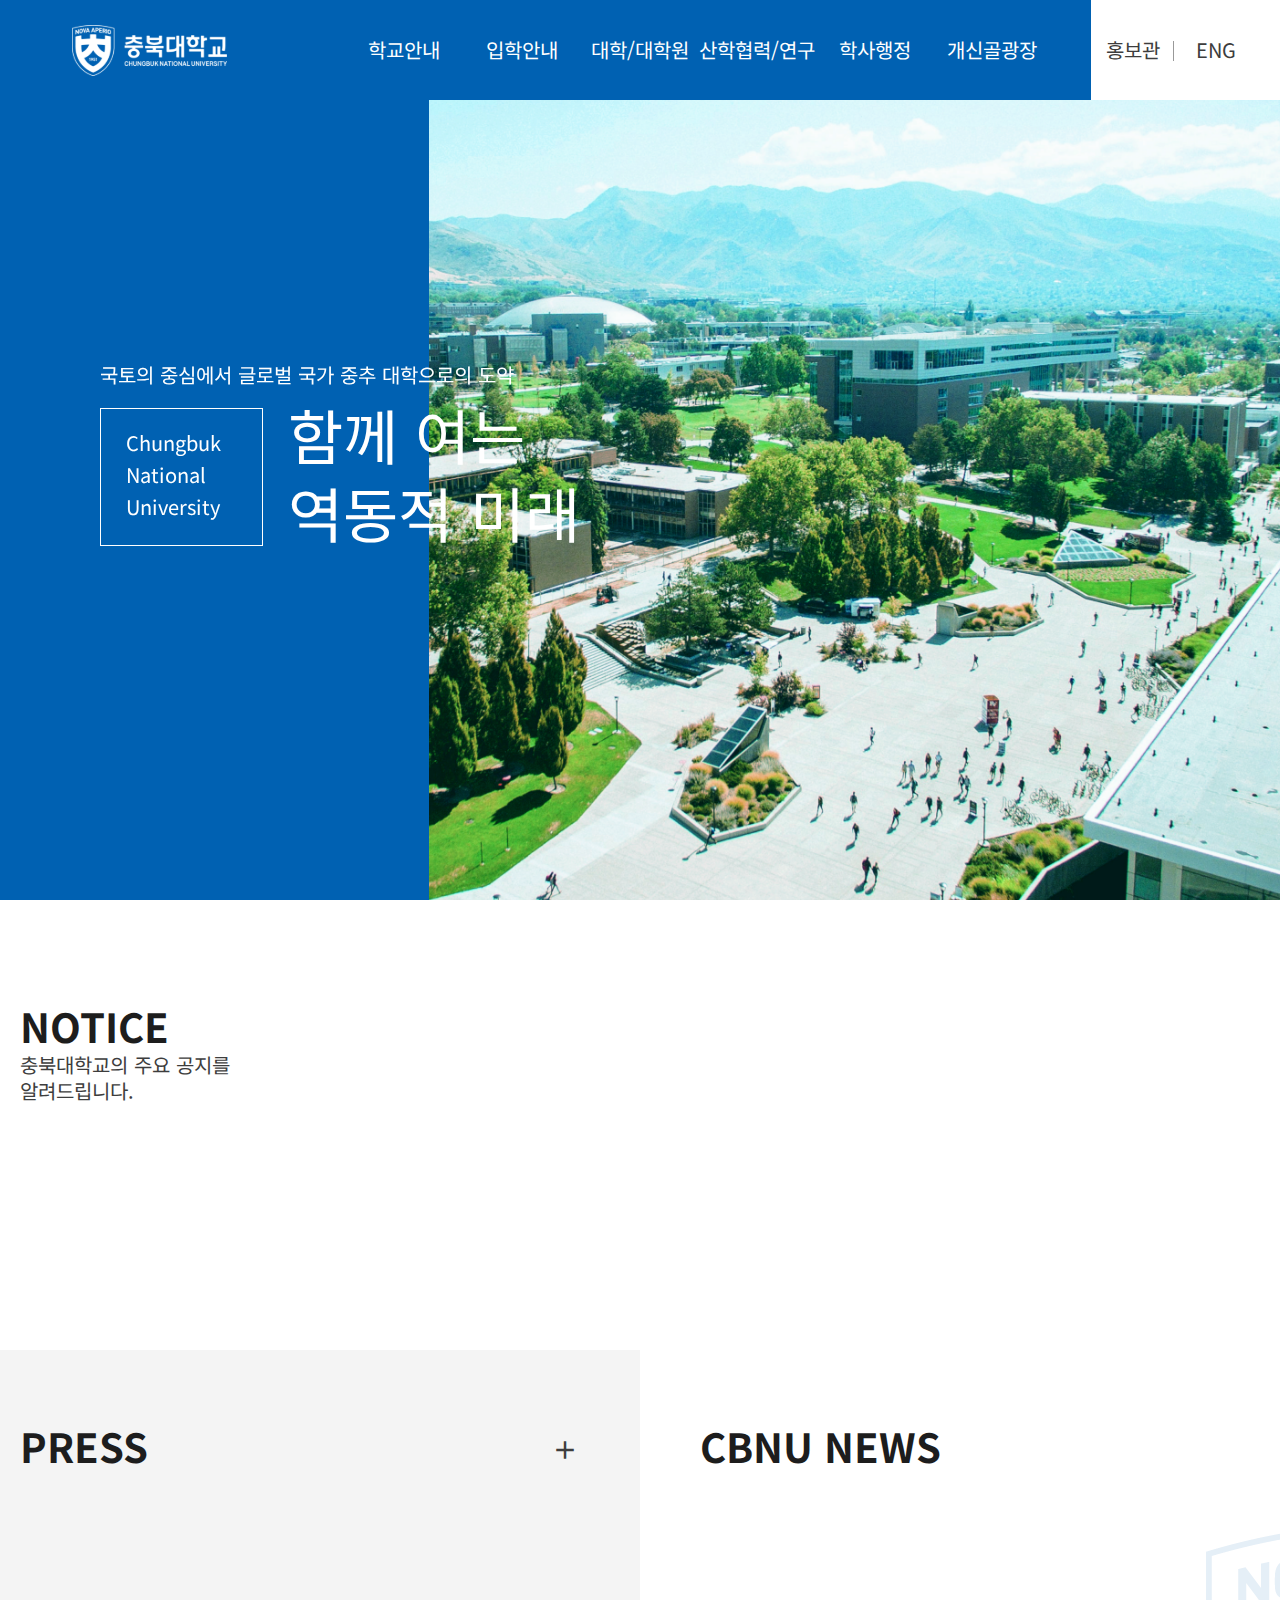
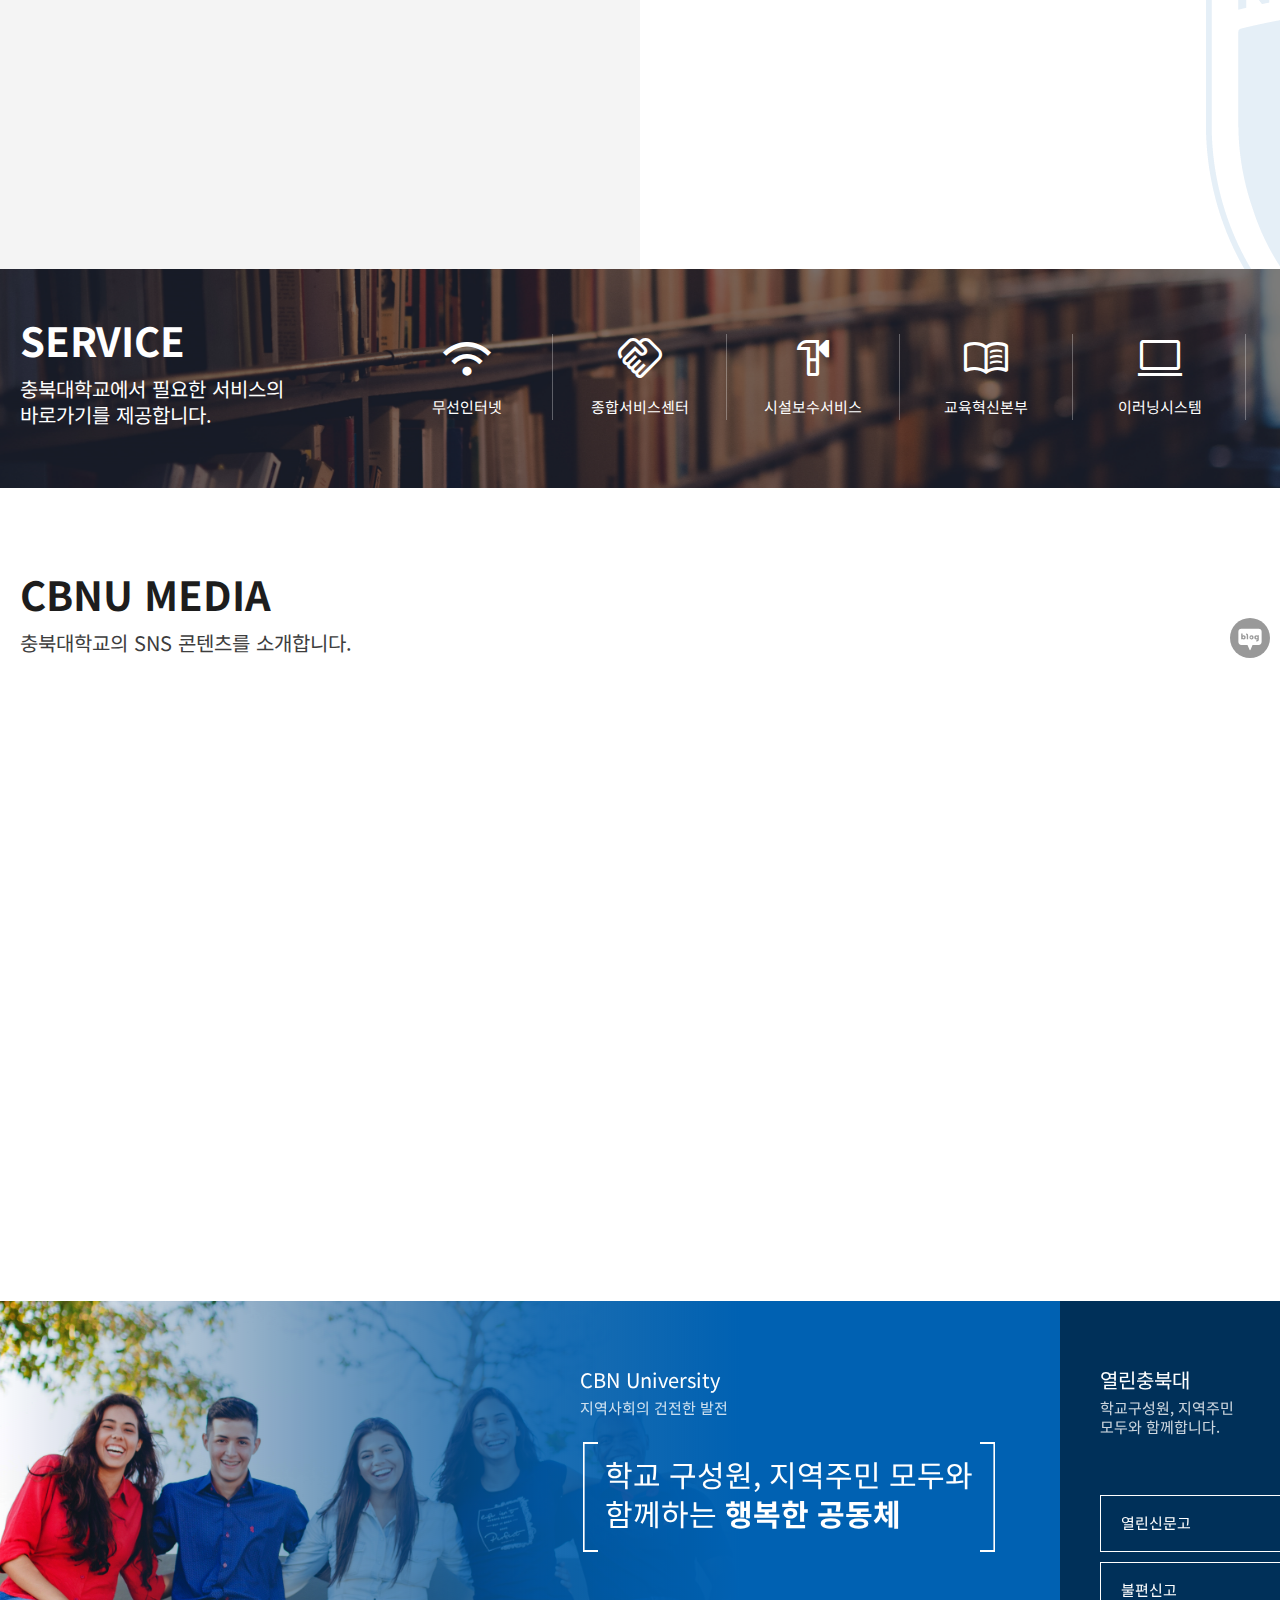
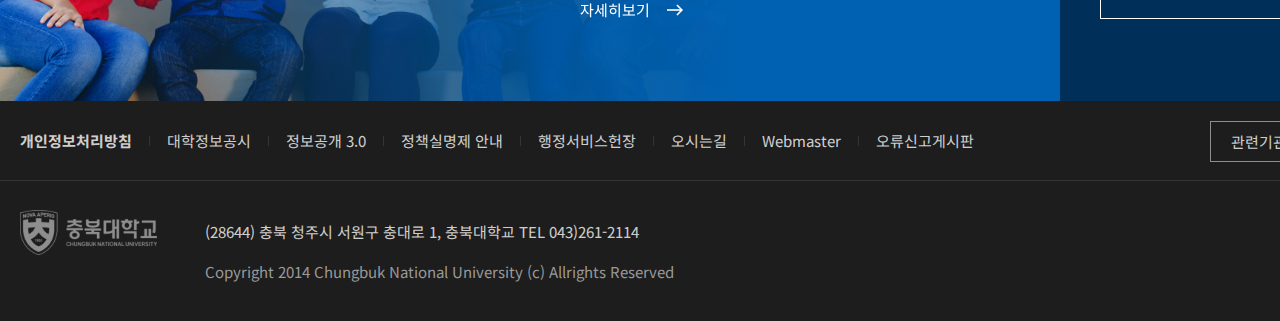
<file: cbnu/index.html>
<!DOCTYPE html>
<html lang="ko">
<head>
    <meta charset="UTF-8">
    <meta http-equiv="X-UA-Compatible" content="IE=edge">
    <meta name="viewport" content="width=device-width, initial-scale=1.0">
    <link rel="stylesheet" href="css/main.css">
    <link rel="shortcut icon" href="favicon.ico" type="image/x-icon">
    <link rel="stylesheet" href="https://fonts.googleapis.com/css2?family=Material+Symbols+Outlined:opsz,wght,FILL,GRAD@48,300,0,0" />
    <link rel="stylesheet" href="https://cdn.jsdelivr.net/npm/swiper@8/swiper-bundle.min.css">
    <link href="https://unpkg.com/aos@2.3.1/dist/aos.css" rel="stylesheet">
    <script src="js/jquery-3.6.0.min.js"></script>
    <script src="https://unpkg.com/aos@2.3.1/dist/aos.js"></script>
    <script src="https://cdn.jsdelivr.net/npm/swiper@8/swiper-bundle.min.js"></script>
    <script src="js/common.js"></script>
    <script src="js/main.js"></script>
    <title>충북대학교</title>
</head>
<body>
    <div id="wrap">
        <header class="header">
            <h1 class="logo"><a href="index.html">충북대학교 로고</a></h1>
            <div class="inner">
                <nav class="gnb">
                    <button class="gnb_open">
                        <span>메뉴열기</span>
                        <i class="material-symbols-outlined">apps</i>
                    </button>
                    <ul>
                        <li><a href="#n"><span>학교안내</span></a></li>
                        <li><a href="#n"><span>입학안내</span></a></li>
                        <li><a href="#n"><span>대학/대학원</span></a></li>
                        <li><a href="#n"><span>산학협력/연구</span></a></li>
                        <li><a href="#n"><span>학사행정</span></a></li>
                        <li><a href="#n"><span>개신골광장</span></a></li>
                    </ul>
                </nav>
                <div class="gnb_top">
                    <ul>
                        <li><a href="#n">홍보관</a></li>
                        <li><a href="#n" target="_blank" title="새창">ENG</a></li>
                        <li><button><i class="material-symbols-outlined">search</i></button></li>
                    </ul>
                </div>
            </div>
            <button class="all_menu"><i class="material-symbols-outlined">menu</i></button>
        </header>
        <section class="vis clearfix">
            <div class="popup">
                <div class="swiper">
                    <ul class="swiper-wrapper">
                        <li class="swiper-slide">
                            <img src="images/main/vis_bg1.png" alt="학교 풍경 사진">
                        </li>
                        <li class="swiper-slide">
                            <img src="images/main/vis_bg2.png" alt="강의실 사진">
                        </li>
                        <li class="swiper-slide">
                            <img src="images/main/vis_bg3.png" alt="학교 풍경 사진">
                        </li>
                        <li class="swiper-slide">
                            <img src="images/main/vis_bg4.png" alt="광장 사진">
                        </li>
                    </ul>
                </div>
            </div>
            <div class="txt">
                <h2><span>국토의 중심에서 </span>글로벌 국가 중추 대학으로의 도약</h2>
                <strong>Chungbuk<br>National<br>University</strong>
                <p><span>함께 여는</span> 역동적 미래</p>
            </div>
            <nav class="side_menu">
                <ul>
                    <li><a href="#n"><i class="material-symbols-outlined">home</i>메인홈</a></li>
                    <li><a href="#n"><i class="material-symbols-outlined">sound_detection_loud_sound</i>열린충북대</a></li>
                    <li class="s_user"><a href="#n"><i class="material-symbols-outlined">school</i>재학생</a></li>
                    <li class="s_user"><a href="#n"><i class="material-symbols-outlined">work</i>교직원</a></li>
                    <li class="s_user"><a href="#n"><i class="material-symbols-outlined">person</i>예비생</a></li>
                    <li class="s_user"><a href="#n"><i class="material-symbols-outlined">nest_eco_leaf</i>일반인</a></li>
                    <li><a href="#n">발전기금<br>재단</a></li>
                    <li><a href="#n">명예의<br>전당</a></li>
                </ul>
            </nav>
        </section>
        <section class="notice">
            <div class="wrapper">
                <div class="tit">
                    <h2>NOTICE</h2>
                    <strong>
                        충북대학교의 주요 공지를<br>알려드립니다.
                    </strong>
                </div>
                <ul class="notice_wrap clearfix" data-aos="fade-up">
                    <li class="active">
                        <h3><button>공지</button></h3>
                        <div class="detail">
                            <ul class="clearfix">
                                <li>
                                    <a href="#n">
                                        <h4>제5회 충청북도 인권포럼 일상에서 인권을 이야기하다 개최</h4>
                                        <p>제5회 충청북도 인권포럼 "일상에서 인권을 이야기하다" 개최 1. 일  시: 2022년 11월 24일(목) 9:30 ~ 18:00 2. 진행방식: 현장참여 및 YOUTUBE생중계 현장참여 사전신청 및 만족도 조사신청 선착순 100명 모바일 커피쿠폰 지급</p>
                                        <span class="btn">2022.11.17</span>
                                    </a>
                                </li>
                                <li>
                                    <a href="#n">
                                        <h4>2022. 산학연협력 선도대학 육성사업(LINC3.0) 표준 국외 현장실습학기제 모집 공고</h4>
                                        <p>우리 센터에서는 해외 소재 기업 등에서 표준 현장실습 수행을 통한 글로벌 감각을 갖춘 인재 양성을 위하여 표준 국외현장실습에 참여하고자 하는 학생을 아래와 같이 지원하오니 관심있는 학생들의 지원 바랍니다.</p>
                                        <span class="btn">2022.11.16</span>
                                    </a>
                                </li>
                                <li>
                                    <a href="#n">
                                        <h4>제10회 첨단기기분석세미나(오제전자분광기/X-선 광전자분광기) 개최 안내</h4>
                                        <p>충북대학교 공동실험실습관에서는 산학연협력선도대학(LINC3.0)육성사업단과 아래와 같이 제 10회 첨단기기분석세미나를 개최합니다.</p>
                                        <span class="btn">2022.11.16</span>
                                    </a>
                                </li>
                                <li>
                                    <a href="#n">
                                        <h4>제9회 첨단기기분석세미나(핵자기공명분광기) 개최 안내</h4>
                                        <p>충북대학교 공동실험실습관에서는 산학연협력선도대학(LINC3.0)육성사업단과 아래와 같이 제 9회 첨단기기분석세미나를 개최합니다.</p>
                                        <span class="btn">2022.11.16</span>
                                    </a>
                                </li>
                            </ul>
                        </div>
                        <a href="#n" class="more">
                            <i class="material-symbols-outlined">add</i>
                            <span>더보기</span>
                        </a>
                    </li>
                    <li>
                        <h3><button>학사 · 장학</button></h3>
                        <div class="detail">
                            <ul class="clearfix">
                                <li>
                                    <a href="#n">
                                        <h4>2022학년도 동기 계절수업 디지털 혁신공유(미래자동차) 컨소시엄 학점교류 수학 안내(인하대)</h4>
                                        <p>국내 대학간 학술교류 협정에 따라 2022학년도 동기 계절수업 디지털 혁신공유 컨소시엄 학점교류(인하대) 학점</p>
                                        <span class="btn">2022.11.21</span>
                                    </a>
                                </li>
                                <li>
                                    <a href="#n">
                                        <h4>2023학년도 1학기 1차 국가근로장학금 학생 신청기간 안내</h4>
                                        <p>2023학년도 1학기 1차 국가근로장학금 학생 신청기간을 안내하오니 관심있는 학생들은 신청하여 주시기 바랍니다.</p>
                                        <span class="btn">2022.11.21</span>
                                    </a>
                                </li>
                                <li>
                                    <a href="#n">
                                        <h4>익산시 대학(원)생 학자금 대출이자 지원사업 안내</h4>
                                        <p>익산시에서는 2022년 상반기 익산시 대학(원)생 학자금 대출이자 지원 사업을 추진한다고 하오니, 자격을 갖춘 학생들은 아래 내용과 붙임 안내문을 참고하시어 신청하시기 바랍니다.</p>
                                        <span class="btn">2022.11.21</span>
                                    </a>
                                </li>
                                <li>
                                    <a href="#n">
                                        <h4>2022학년도 동기 계절수업 다른 대학교 수학 안내(서원대)</h4>
                                        <p>국내 대학간 학술교류 협정에 따라 2022학년도 동기 계절수업 서원대 학점 교류 수학에 대하여 다음과 같이 안내하오니 수학을 희망하는 학생들이 기한 내 신청하여 주시기 바랍니다.</p>
                                        <span class="btn">2022.11.16</span>
                                    </a>
                                </li>
                            </ul>
                        </div>
                        <a href="#n" class="more">
                            <i class="material-symbols-outlined">add</i>
                            <span>더보기</span>
                        </a>
                    </li>
                    <li>
                        <h3><button>행사</button></h3>
                        <div class="detail">
                            <ul class="clearfix">
                                <li>
                                    <a href="#n">
                                        <h4>[국위연] 2022 도쿄 재난 위험 세미나</h4>
                                        <p>The 2022 Disaster and Risk Management Seminar will be held on 19th November, 2022, in arrangement with Teikyo University of Science. It will also be an opportunity to welcome</p>
                                        <span class="btn">2022.11.18</span>
                                    </a>
                                </li>
                                <li>
                                    <a href="#n">
                                        <h4>디자인학과 졸업작품전시회 개최</h4>
                                        <p>충북대학교 디자인학과에서는 ‘2022학년도 디자인학과 졸업작품전’을 충북대학교 개신문화관 전시장에서 개최합니다. 이번 졸업작품전의 주제는 'JAM JAMI'로, 끊임없이 변화하는 사회 속에서 다양한 문제들을 우리만의 유쾌한 아이덴티티로 풀</p>
                                        <span class="btn">2022.11.17</span>
                                    </a>
                                </li>
                                <li>
                                    <a href="#n">
                                        <h4>제5회 대학(원)생 적정기술 활용 아이디어 공모전 기한연장</h4>
                                        <p>1. 공모 주제: 지적 재산권(IP)과 사회적경제의 접목을 통한 ODA사업효과성 제고방안 연구 2. 사업 목적</p>
                                        <span class="btn">2022.11.14</span>
                                    </a>
                                </li>
                                <li>
                                    <a href="#n">
                                        <h4>2022년 제29회 개신의학학술대회 개최 안내(22.12.02.)</h4>
                                        <p>2022년 제29회 개신의학학술대회는 "기초과학-임상의학 공동연구 활성화를 통한 의학연구 시너지 창출"이라는 주제로 개최될 예정입니다.</p>
                                        <span class="btn">2022.11.14</span>
                                    </a>
                                </li>
                            </ul>
                        </div>
                        <a href="#n" class="more">
                            <i class="material-symbols-outlined">add</i>
                            <span>더보기</span>
                        </a>
                    </li>
                    <li>
                        <h3><button>채용 · 인사</button></h3>
                        <div class="detail">
                            <ul class="clearfix">
                                <li>
                                    <a href="#n">
                                        <h4>충북대학교 국가공무원(시설9급, 공업9급) 전입 희망자 모집 공고</h4>
                                        <p>충북대학교 국가공무원 전입(지방직 경채) 희망자를 다음과 같이 공개 모집하오니 많은 응모 바랍니다. [공고기간] 2022. 11. 18.(금) ~ 2022. 11. 28.(월)</p>
                                        <span class="btn">2022.11.18</span>
                                    </a>
                                </li>
                                <li>
                                    <a href="#n">
                                        <h4>충북대학교 대학회계 고령자 계약직(사서) 공개경쟁채용시험 공고</h4>
                                        <p>충북대학교 대학회계 고령자 계약직(사서) 공개경쟁채용시험을 붙임과 같이 공고합니다. 자세한 내용은 붙임 공고문을 참조하시기 바랍니다. 끝.</p>
                                        <span class="btn">2022.11.16</span>
                                    </a>
                                </li>
                                <li>
                                    <a href="#n">
                                        <h4>충북대학교 대학회계 공무직(청소원) 공개경쟁채용시험 공고</h4>
                                        <p>충북대학교 대학회계 공무직(청소원) 공개경쟁채용시험을 붙임과 같이 공고합니다. 자세한 내용은 붙임 공고문을 참조하시기 바랍니다. 끝.</p>
                                        <span class="btn">2022.11.16</span>
                                    </a>
                                </li>
                                <li>
                                    <a href="#n">
                                        <h4>충북대학교 대학회계 공무직(박물관관리) 공개경쟁채용시험 공고</h4>
                                        <p>충북대학교 대학회계 공무직(박물관관리) 공개경쟁채용시험을 붙임과 같이 공고합니다. 자세한 내용은 붙임 공고문을 참조하시기 바랍니다. 끝.</p>
                                        <span class="btn">2022.11.16</span>
                                    </a>
                                </li>
                            </ul>
                        </div>
                        <a href="#n" class="more">
                            <i class="material-symbols-outlined">add</i>
                            <span>더보기</span>
                        </a>
                    </li>
                </ul>
            </div>
        </section>
        <section class="press clearfix">
            <div class="wrapper">
                <div class="news_01">
                    <h2>PRESS</h2>
                    <ul data-aos="fade-up" data-aos-delay="50">
                        <li>
                            <a href="#n">
                                <strong>충북대, '충북지역 총장협의회' 개최</strong>
                                <span>2022.11.17</span>
                            </a>
                        </li>
                        <li>
                            <a href="#n">
                                <strong>충북바이오산학융합원, 장학금 2000만원 기탁(미래 바이오 인재 양성 앞장)</strong>
                                <span>2022.11.16</span>
                            </a>
                        </li>
                        <li>
                            <a href="#n">
                                <strong>충북대 생활과학대학 설립 30주년 기념행사 열려</strong>
                                <span>2022.11.16</span>
                            </a>
                        </li>
                        <li>
                            <a href="#n">
                                <strong>충북대, ‘2022년 1회 표준 현장실습학기제 우수사례 공모전 시상식’</strong>
                                <span>2022.11.16</span>
                            </a>
                        </li>
                        <li>
                            <a href="#n">
                                <strong>충북대 연구팀 BRIC '한국을 빛내는 사람들'에 선정</strong>
                                <span>2022.11.14</span>
                            </a>
                        </li>
                    </ul>
                    <a href="#n" class="more">
                        <i class="material-symbols-outlined">add</i>
                        <span>더보기</span>
                    </a>
                </div>
                <div class="news_02">
                    <h2>CBNU NEWS</h2>
                    <ul data-aos="fade-up" data-aos-delay="150">
                        <li>
                            <a href="#n">
                                <span><img src="images/main/news01.png" alt="소프트웨어학과 컴퓨터 사진"></span>
                                <strong>소프트웨어학과 학생들, 한국정보처리학회 학부생논문경진대회 다수 수상</strong>
                                <p>소프트웨어학과 학생들이 지난 11월 3일(목)부터 11월 5일(토)까지 한림대학교에서 열린 ‘한국정보처리학회 추계 학술발표대회(ACK2022)’ 학부생 논문경진대회 부분에서 다수 수상하는 쾌거를 이뤘다.</p>
                            </a>
                        </li>
                        <li>
                            <a href="#n">
                                <span><img src="images/main/news02.png" alt="경영학부 회의 사진"></span>
                                <strong>경영학부 황윤민 교수 연구팀, 기술정책 논문공모전 우수상 수상</strong>
                                <p>경영학부 황윤민 교수 연구팀이 정보통신기획평가원(IITP)과 한국기술혁신학회(KOTIS)가 공동 주관한 기술정책 논문공모전의 우수상을 수상했다.</p>
                            </a>
                        </li>
                    </ul>
                    <a href="#n" class="more">
                        <i class="material-symbols-outlined">add</i>
                        <span>더보기</span>
                    </a>
                </div>
            </div>
        </section>
        <section class="service">
            <div class="wrapper">
                <div class="tit">
                    <h2>SERVICE</h2>
                    <strong>
                        충북대학교에서 필요한 서비스의<br>바로가기를 제공합니다.
                    </strong>
                </div>
                <ul class="clearfix">
                    <li>
                        <a href="#n">
                            <i class="material-symbols-outlined">wifi</i>
                            <span>무선인터넷</span>
                        </a>
                    </li>
                    <li>
                        <a href="#n">
                            <i class="material-symbols-outlined">handshake</i>
                            <span>종합서비스센터</span>
                        </a>
                    </li>
                    <li>
                        <a href="#n">
                            <i class="material-symbols-outlined">hardware</i>
                            <span>시설보수서비스</span>
                        </a>
                    </li>
                    <li>
                        <a href="#n">
                            <i class="material-symbols-outlined">menu_book</i>
                            <span>교육혁신본부</span>
                        </a>
                    </li>
                    <li>
                        <a href="#n">
                            <i class="material-symbols-outlined">computer</i>
                            <span>이러닝시스템</span>
                        </a>
                    </li>
                    <li>
                        <a href="#n">
                            <i class="material-symbols-outlined">playlist_add_check</i>
                            <span>학칙및규정</span>
                        </a>
                    </li>
                </ul>
            </div>
        </section>
        <section class="midia clearfix">
            <div class="wrapper">
                <div class="tit">
                    <h2>CBNU MEDIA</h2>
                    <strong>충북대학교의 SNS 콘텐츠를 소개합니다.</strong>
                </div>
                <div class="sns">
                    <ul>
                        <li>
                            <a href="#n" target="_blank">
                                <img src="images/main/sns_nblog.svg" alt="충북대학교 네이버블로그">
                            </a>
                        </li>
                        <li>
                            <a href="#n" target="_blank">
                                <img src="images/main/sns_fbook.svg" alt="충북대학교 페이스북">
                            </a>
                        </li>
                        <li>
                            <a href="#n" target="_blank">
                                <img src="images/main/sns_insta.svg" alt="충북대학교 인스타그램">
                            </a>
                        </li>
                        <li>
                            <a href="#n" target="_blank">
                                <img src="images/main/sns_kakao.svg" alt="충북대학교 카카오스토리">
                            </a>
                        </li>
                    </ul>
                </div>
                <div class="midia_cnt">
                    <div class="colgroup01" data-aos="fade-up">
                        <a href="#n">
                            <img src="images/main/midia01.png" alt="손하트를 하고 있는 간호사 사진">
                            <h3>충북대, 나이팅게일의 꿈을 펼쳐온 10년의 시간을 빛내다!</h3>
                            <p>충북대학교 간호학과가 학과 개설 10주년을 맞아 ‘10주년 기념식’을 개최했다. 이날 기념식에는 간호학과를 설립하고 기틀을 마련하는데 아낌없는 지원을 하고 중추적인 역할을 한 이들에게 감사패를 증정하고, 10년 발전사 전달, 발전기금 기탁 등 다채로운 행사를 진행했다.</p>
                        </a>
                    </div>
                    <div class="colgroup02" data-aos="fade-up" data-aos-delay="100">
                        <ul>
                            <li><a href="#n"><img src="images/main/midia02.png" alt="학교 휴게실 사진"></a></li>
                            <li><a href="#n"><img src="images/main/midia03.png" alt="학교 강의 사진"></a></li>
                            <li><a href="#n"><img src="images/main/midia04.png" alt="학교 건물 사진"></a></li>
                            <li><a href="#n"><img src="images/main/midia05.png" alt="책을 읽고 있는 학생 사진"></a></li>
                            <li><a href="#n"><img src="images/main/midia06.png" alt="졸업모 사진"></a></li>
                            <li><a href="#n"><img src="images/main/midia07.png" alt="학교 풍경 사진"></a></li>
                        </ul>
                    </div>
                </div>
            </div>
        </section>
        <section class="region">
            <div class="wrapper">
                <div class="inner">
                    <div class="region_01">
                        <h2>CBN University</h2>
                        <strong>지역사회의 건전한 발전</strong>
                        <p>학교 구성원, 지역주민 모두와<br>함께하는 <span>행복한 공동체</span></p>
                        <a href="#n" class="more">
                            <span>자세히보기</span>
                            <i class="material-symbols-outlined">east</i>
                        </a>
                    </div>
                    <div class="region_02">
                        <div class="inner">    
                            <h2>열린충북대</h2>
                            <strong>학교구성원, 지역주민<br>모두와 함께합니다.</strong>
                            <ul>
                                <li>
                                    <a href="#n">
                                        <span>열린신문고</span>
                                        <i class="material-symbols-outlined">east</i>

                                    </a>
                                </li>
                                <li>
                                    <a href="#n">
                                        <span>불편신고</span>
                                        <i class="material-symbols-outlined">east</i>

                                    </a>
                                </li>
                            </ul>
                            <a href="#n" class="more">
                                <span>더보기</span>
                                <i class="material-symbols-outlined">add</i>
                            </a>
                        </div>
                    </div>
                </div>
            </div>
        </section>
        <footer class="footer">
                <div class="f_top">
                    <div class="wrapper">
                        <div class="top_inner">
                            <ul class="f_nav clearfix">
                                <li class="pri"><a href="#n">개인정보처리방침</a></li>
                                <li><a href="#n">대학정보공시</a></li>
                                <li><a href="#n">정보공개 3.0</a></li>
                                <li><a href="#n">정책실명제 안내</a></li>
                                <li><a href="#n">행정서비스헌장</a></li>
                                <li><a href="#n">오시는길</a></li>
                                <li><a href="#n">Webmaster</a></li>
                                <li><a href="#n">오류신고게시판</a></li>
                            </ul>
                            <div class="family">
                                <button>
                                    <span>관련기관사이트</span>
                                    <i class="material-symbols-outlined">add</i>
                                </button>
                            </div>
                        </div>
                    </div>
                </div>
                <div class="f_sub">
                    <div class="wrapper">
                        <div class="f_logo"><img src="images/common/f_logo.svg" alt="충북대학교 로고"></div>
                        <div class="inner">
                            <div class="f_info">(28644) 충북 청주시 서원구 충대로 1, 충북대학교 TEL 043)261-2114</div>
                            <div class="copy">Copyright 2014 Chungbuk National University (c) Allrights Reserved</div>
                        </div>
                    </div>
                </div>
        </footer>
    </div>
</body>
</html>
</file>
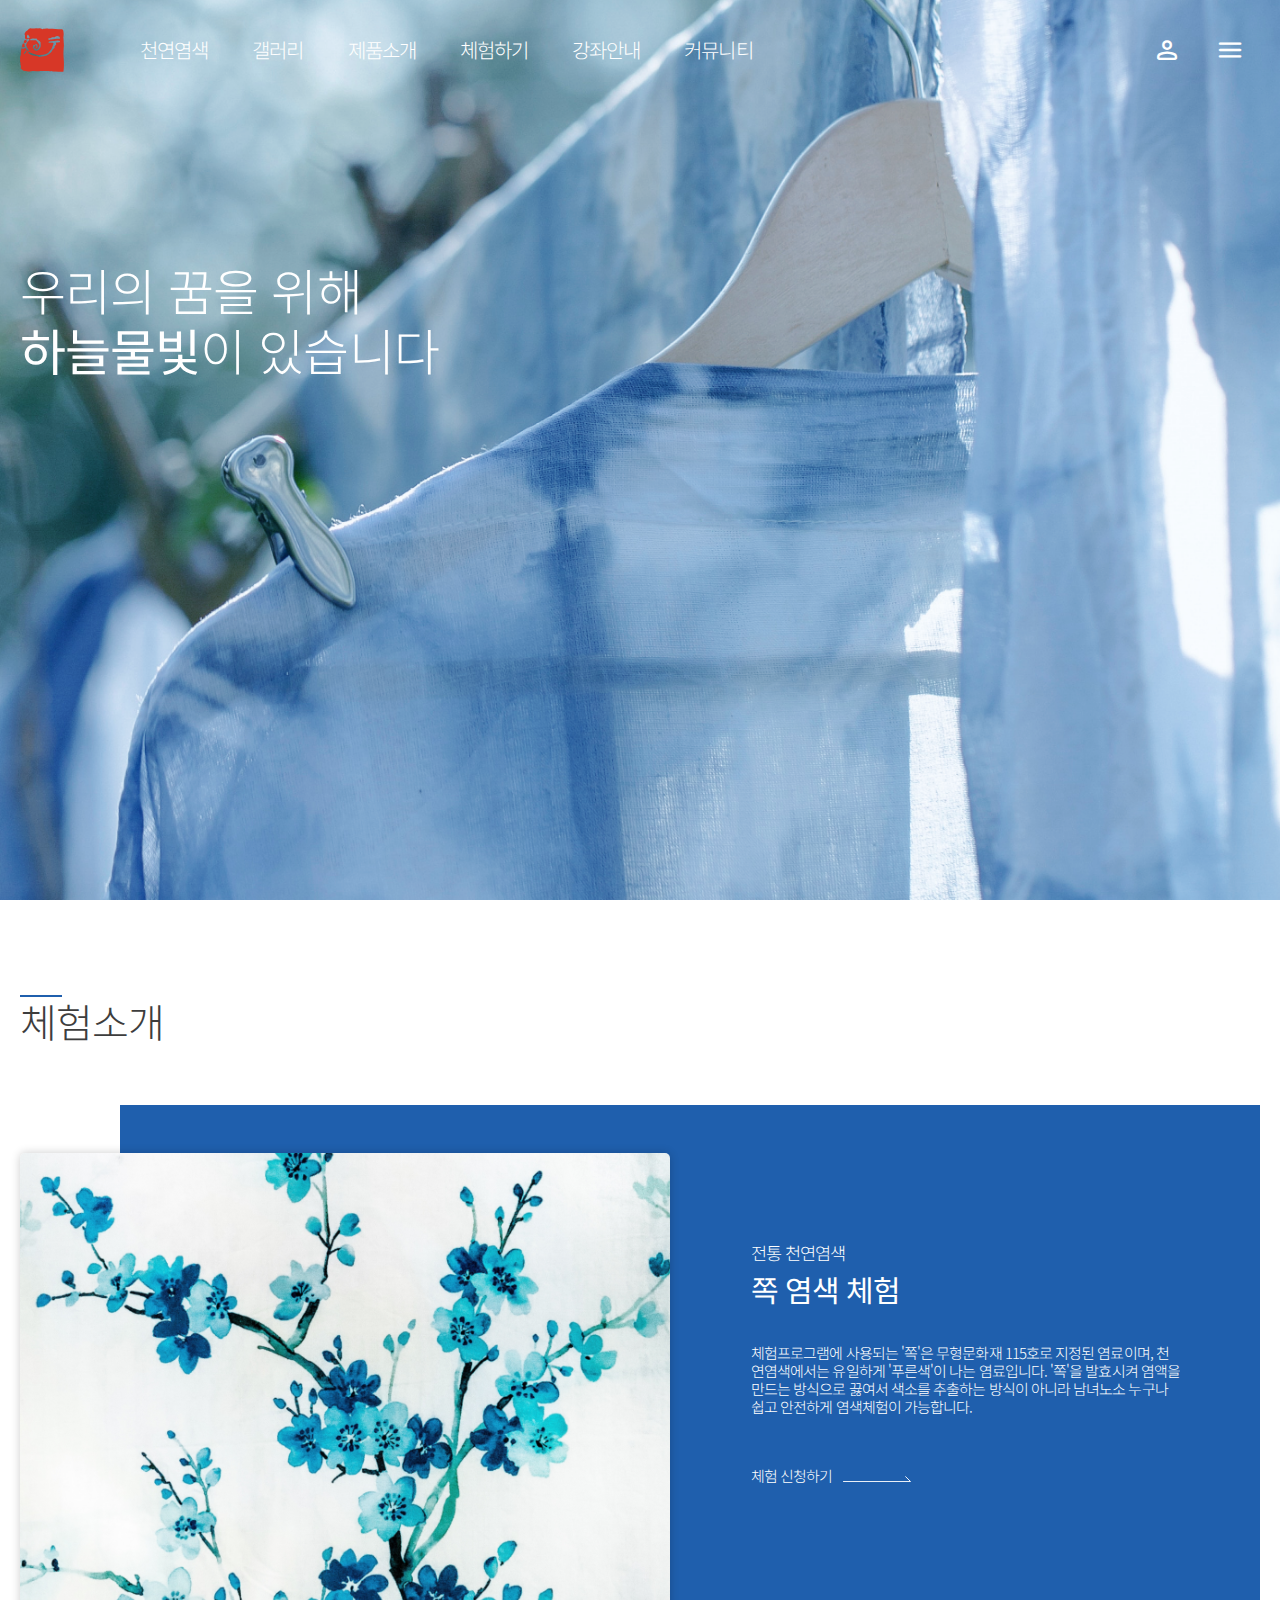
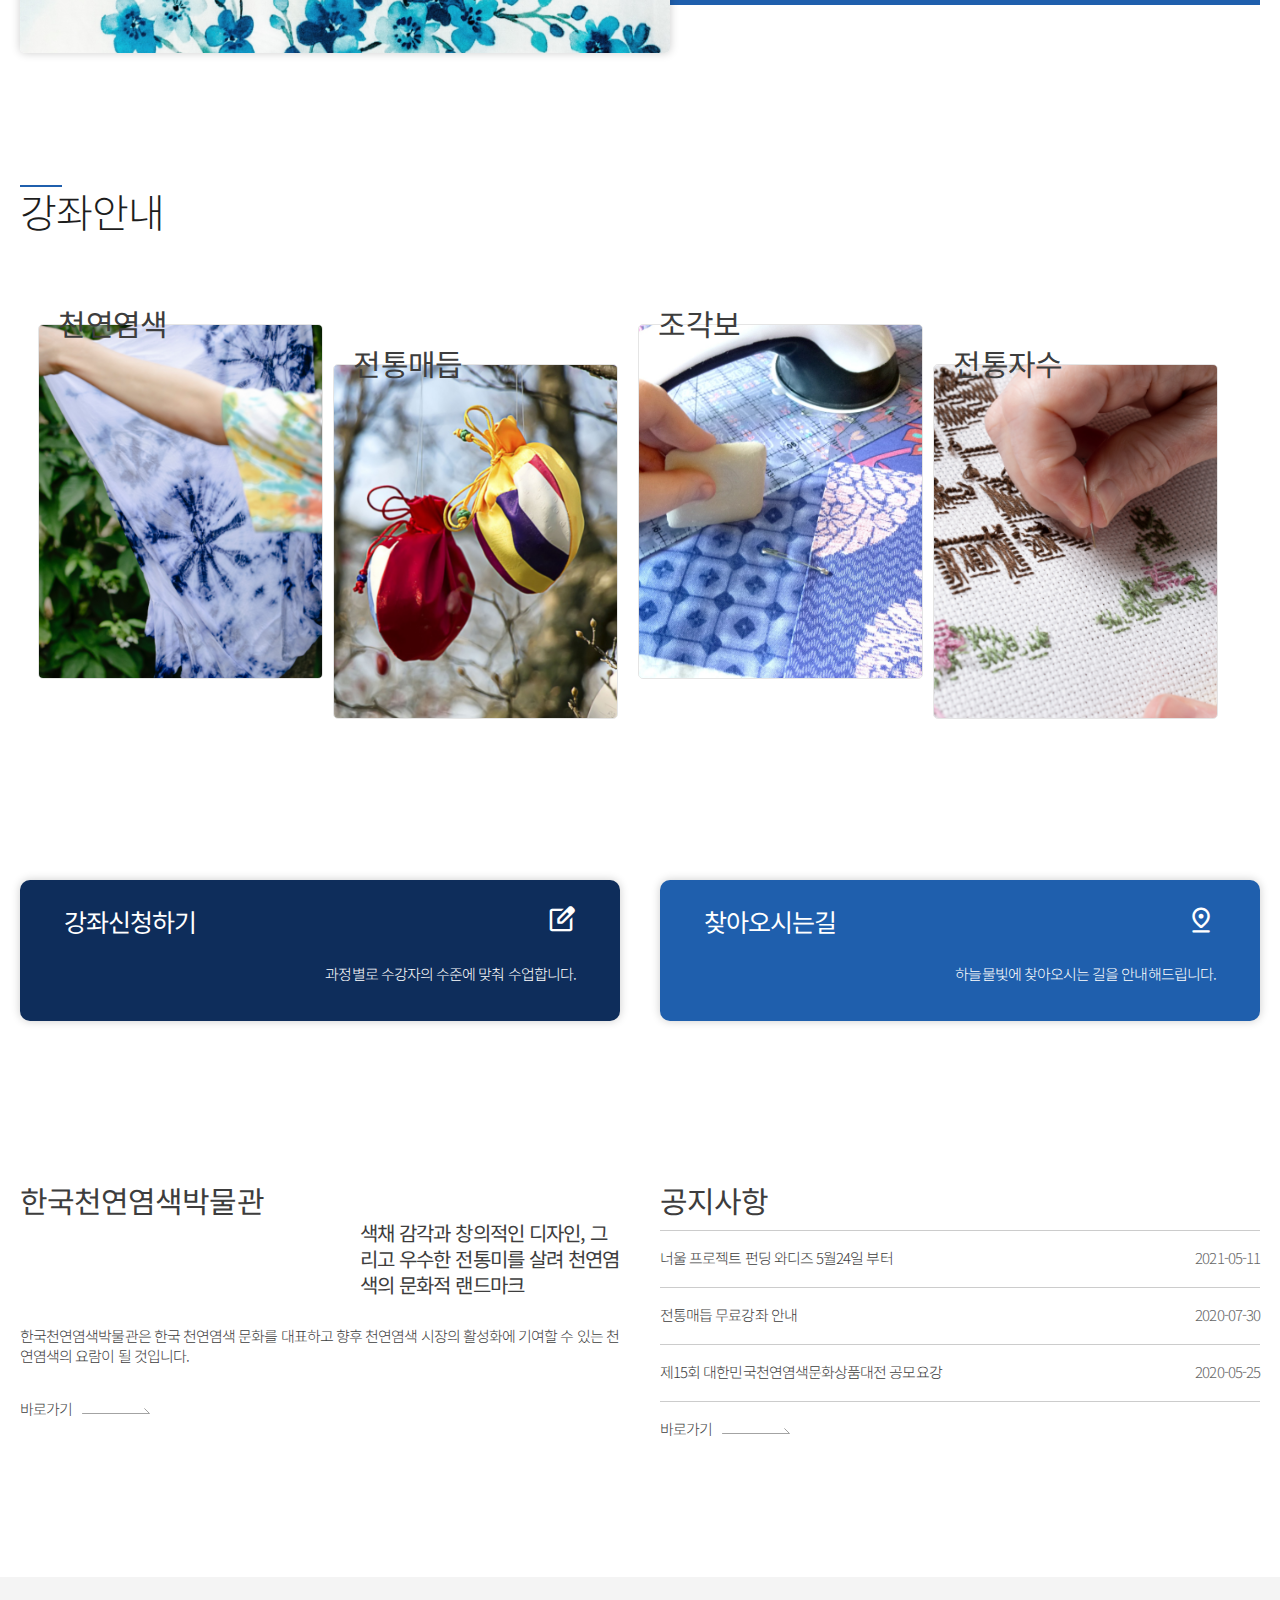
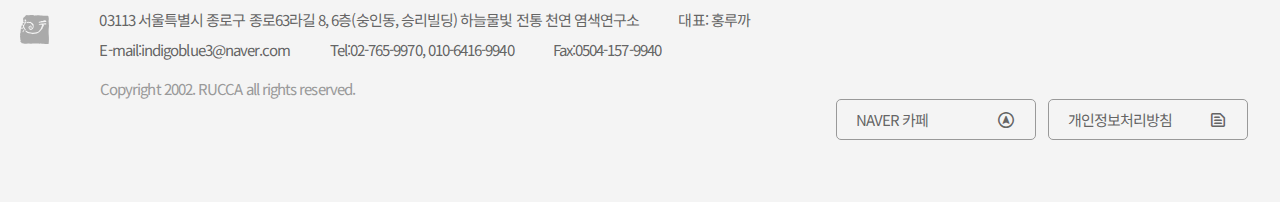
<file: naturaldye/index.html>
<!DOCTYPE html>
<html lang="ko">
<head>
    <meta charset="UTF-8">
    <meta http-equiv="X-UA-Compatible" content="IE=edge">
    <meta name="viewport" content="width=device-width, initial-scale=1.0">
    <link rel="stylesheet" href="https://fonts.googleapis.com/css2?family=Material+Symbols+Rounded:opsz,wght,FILL,GRAD@48,300,0,0" />
    <link rel="stylesheet" href="css/main.css">
    <script src="js/jquery-3.6.0.min.js"></script>
    <script src="js/common.js"></script>
    <script src="js/main.js"></script>
    <title>하늘물빛</title>
</head>
<body>
    <div id="wrap">
        <header class="header">
            <div class="wrapper">
                <h1><a href="index.html">하늘물빛 전통 천연 염색 연구소 로고</a></h1>
                <nav class="gnb">
                    <button class="gnb_open">
                        <span>메뉴열기</span>
                        <i class="material-symbols-rounded">menu</i>
                    </button>
                    <ul>
                        <li><a href="#n">천연염색</a></li>
                        <li><a href="#n">갤러리</a></li>
                        <li><a href="#n">제품소개</a></li>
                        <li><a href="#n">체험하기</a></li>
                        <li><a href="#n">강좌안내</a></li>
                        <li><a href="#n">커뮤니티</a></li>
                    </ul>
                    <button class="gnb_close">
                        <span>메뉴닫기</span>
                        <i class="material-symbols-rounded">close</i>
                    </button>
                </nav>
                <div class="tnb">
                    <button class="tnb_sign">
                        <i class="material-symbols-rounded">person</i>
                        <span>회원가입</span>
                    </button>
                    <button class="tnb_menu">
                        <i class="material-symbols-rounded">menu</i>
                        <span>전체메뉴</span>
                    </button>
                </div>
            </div>
        </header>
        <section class="vis">
            <div class="wrapper">
                <h2>우리의 꿈을 위해<br><strong>하늘물빛</strong>이 있습니다</h2>
            </div>
        </section>
        <section class="exp">
            <div class="wrapper">
                <h2>체험소개</h2>
                <div class="col">
                    <div class="pic_box">
                        <img src="images/main/experience_1.png" alt="파란 꽃 동양화"/>
                    </div>
                    <div class="cnt_box">
                        <div class="inner">
                            <h3>전통 천연염색</h3>
                            <strong>쪽 염색 체험</strong>
                            <p>체험프로그램에 사용되는 '쪽'은 무형문화재 115호로 지정된 염료이며, 천연염색에서는 유일하게 '푸른색'이 나는 염료입니다. '쪽'을 발효시켜 염액을 만드는 방식으로 끓여서 색소를 추출하는 방식이 아니라 남녀노소 누구나 쉽고 안전하게 염색체험이 가능합니다.</p>
                            <a href="#">
                                <span>체험 신청하기</span>
                            </a>
                        </div>
                    </div>
                </div>
            </div>
        </section>
        <section class="lecture">
            <div class="wrapper">
                <h2>강좌안내</h2>
                <ul class="clearfix">
                    <li>
                        <a href="#n"><strong>천연염색</strong><img src="images/main/lecture01.png" alt="천연염색 사진"></a>
                    </li>
                    <li>
                        <a href="#n"><strong>전통매듭</strong><img src="images/main/lecture02.png" alt="전통매듭 사진"></a>
                    </li>
                    <li>
                        <a href="#n"><strong>조각보</strong><img src="images/main/lecture03.png" alt="조각보 사진"></a>
                    </li>
                    <li>
                        <a href="#n"><strong>전통자수</strong><img src="images/main/lecture04.png" alt="전통자수 사진"></a>
                    </li>
                </ul>
            </div>
        </section>
        <section class="road">
            <div class="wrapper">
                <ul class="clearfix">
                    <li class="road_01">
                        <a href="#n">
                            <h2>강좌신청하기</h2>
                            <i class="material-symbols-rounded">edit_square</i>
                            <p>과정별로 수강자의 수준에 맞춰 수업합니다.</p>
                        </a>
                    </li>
                    <li class="road_02">
                        <a href="#n">
                            <h2>찾아오시는길</h2>
                            <i class="material-symbols-rounded">pin_drop</i>
                            <p>하늘물빛에 찾아오시는 길을 안내해드립니다.</p>
                        </a>
                    </li>
                </ul>
                
            </div>
        </section>
        <section class="notice">
            <div class="wrapper">
                <ul class="clearfix">
                    <li class="notice_1">
                        <a href="#n">
                            <h2>한국천연염색박물관</h2>
                            <strong>색채 감각과 창의적인 디자인, 그리고 우수한 전통미를 살려 천연염색의 문화적 랜드마크</strong>
                            <p>한국천연염색박물관은 한국 천연염색 문화를 대표하고 향후 천연염색 시장의 활성화에 기여할 수 있는 천연염색의 요람이 될 것입니다.</p>
                            <span class="go">바로가기</span>
                        </a>
                    </li>
                    <li class="notice_2">
                        <h2>공지사항</h2>
                        <a href="#n"  class="first"><strong>너울 프로젝트 펀딩 와디즈 5월24일 부터</strong><span class="date">2021-05-11</span></a>
                        <a href="#n"><strong>전통매듭 무료강좌 안내</strong><span class="date">2020-07-30</span></a>
                        <a href="#n"><strong>제15회 대한민국천연염색문화상품대전 공모요강</strong><span class="date">2020-05-25</span></a>
                        <a href="#n"><span class="go">바로가기</span></a>
                    </li>
                </ul>
            </div>
        </section>
        <footer class="footer">
            <div class="wrapper">
            <div class="flogo"><img src="images/common/f_logo.svg" alt="하늘물빛 로고"></div>
            <div class="finfo">
                <span>03113 서울특별시 종로구 종로63라길 8, 6층(숭인동, 승리빌딩) 하늘물빛 전통 천연 염색연구소</span>
                <span>대표: 홍루까</span><br>
                <span>E-mail:indigoblue3@naver.com</span>
                <span>Tel:02-765-9970, 010-6416-9940</span>
                <span>Fax:0504-157-9940</span>
            </div>
            <div class="copy">Copyright 2002. RUCCA all rights reserved.</div>
            <div class="family">
                <ul class="clearfix">
                    <li>
                        <a href="#n">
                            <span>NAVER 카페</span>
                            <i class="material-symbols-rounded">assistant_navigation</i>
                        </a>
                    </li>
                    <li>
                        <a href="#n">
                            <span>개인정보처리방침</span>
                            <i class="material-symbols-rounded">text_snippet</i>
                        </a>
                    </li>
                </ul>
            </div>
        </footer>
    </div>
</body>
</html>
</file>
<file: cbnu/css/main.css>
@import url(default.css);
@import url(common.css);
.vis{
    position: relative;
    margin: 100px 0 0 0;
    color: #FFF;
}
.vis .popup{
    position: relative;
    float: left;
    width: calc(100% - 100px);
}
.vis .popup::after{
    position: absolute; z-index: 10;
    left: 0; top: 0; width: 32%; height: 800px;
    background-color: #0061B2;
    content: "";
}
.vis .popup .swiper ul li img{
    display: block;
    width: 100%; height: 800px;
    object-fit: cover;
}
.vis .txt{
    position: absolute; z-index: 11;
    left: 260px; top: 262px;
}
.vis .txt h2{
    font-size: 20px;
}
.vis .txt strong{
    display: block;
    float: left;
    padding: 18px 0 0 25px; margin: 20px 0 0 0;
    width: 163px; height: 138px;
    border: 1px solid #FFF;
    font-size: 20px; line-height: 1.6;
}
.vis .txt p{
    display: inline-block;
    padding: 7px 0 0 25px;
    font-size: 60px;
}
.vis .txt p span{
    display: block;
}
.vis .side_menu{
    float: right;
    width: 100px;
    background-color: #92234E;
}
.vis .side_menu ul li{
    position: relative;
    height: 100px;
    padding: 24px 0 0 0;
    text-align: center;
}
.vis .side_menu ul li::after{
    position: absolute;
    left: 50%; bottom: 0; transform: translate(-50%, 0); width: 80px; height: 1px;
    background-color: rgba(255, 255, 255, 0.2);
    content: "";
}
.vis .side_menu ul li:nth-child(2):after,.vis .side_menu ul li:nth-child(6):after,.vis .side_menu ul li:nth-child(8):after{
    display: none;
}
.vis .side_menu ul li.s_user{
    background-color: #BC1D55;
}
.vis .side_menu ul li.s_user::after{
    background-color: #92234E;
}
.vis .side_menu ul li a i{
    display: block;
}
@media screen and (max-width:1440px){
    .vis{
        position: relative;
        margin: 100px 0 0 0;
        color: #FFF;
    }
    .vis .popup{
        position: relative;
        float: left;
        width: calc(100% - 100px);
    }
    .vis .popup .swiper ul li img{
        width: 100%;
    }
    .vis .txt{
        position: absolute; z-index: 11;
        left: 100px; top: 262px;
    }
}
/* @media screen and (max-width:1024px){
    .vis{
        position: relative;
        margin: 100px 0 0 0;
        color: #FFF;
    }
    .vis .popup{
        position: relative;
        float: left;
        width: 100%;
    }
    .vis .popup::after{
        display: none;
    }
    .vis .popup .swiper ul li img{
        width: 100%;
    }
    .vis .txt{
        position: absolute; z-index: 11;
        left: 20px; top: 262px;
    }
    .vis .side_menu{
        display: none;
    }
} */
@media screen and (max-width:640px){
    .vis{
        margin: 45px 0 0 0;
    }
    .vis .popup{
        width: 100%;
    }
    .vis .popup::after{
        display: none;
    }
    .vis .popup .swiper ul li img{
        width: 100%; height: 200px;
    }
    .vis .txt{
        position: absolute; z-index: 11;
        left: 20px; top: 69px;
    }
    .vis .txt h2{
        font-size: 13px;
    }
    .vis .txt h2 span{
        display: block;
    }
    .vis .txt strong{
        display: none;
    }
    .vis .txt p{
        display: inline-block;
        padding: 0;
        font-size: 20px;
    }
    .vis .txt p span{
        display: inline-block;
    }
    .vis .side_menu{
        display: none;
    }
}
.notice{
    margin: 100px 0;
    height: 250px;
}
.notice .tit{
    float: left;
    margin: 0 0 106px 0;
}
.notice .tit h2{
    color: #1d1d1d; font-size: 40px; font-weight: 700;
}
.notice .tit strong{
    font-size: 20px;
}
.notice ul.notice_wrap{
    position: relative;
    margin: 0 0 0 260px;
}
.notice ul.notice_wrap > li{
    float: left;
    margin: 5px 18px 0 18px;
}
.notice ul li.active h3, .notice ul li:hover h3{
    position: relative;
    border-bottom: 1px solid #0061B2;
    color: #0061B2; font-weight: 700;
}
.notice ul li .detail{
    position: absolute;
    display: none;
    right: 0; top: 76px;
}
.notice ul li.active .detail{
    display: block;
}
.notice ul li .detail ul{
    float: left;
    width: 1120px;
}
.notice ul li .detail ul li{
    position: relative;
    float: left;
    width: 280px;
}
.notice ul li .detail ul li::after{
    position: absolute;
    right: 0; bottom: 0; width: 1px; height: 145px;
    background-color: #999;
    content: "";
}
.notice ul li .detail ul li:last-child:after{
    display: none;
}
.notice ul li .detail ul li a{
    display: block;
    height: 158px;
    padding: 0 25px;
}
.notice ul li .detail ul li:first-child a{
    padding: 0 25px 0 0;
}
.notice ul li .detail ul li:last-child a{
    padding: 0 0 0 25px;
}
.notice ul li .detail ul li a:hover h4{
    color: #0061B2; text-decoration: underline;
}
.notice ul li .detail ul li a h4{
    font-size: 25px; font-weight: 700;
    line-height: 1.2; height: 2.4em; overflow: hidden;
}
.notice ul li .detail ul li a p{
    margin: 10px 0 20px 0;
    line-height: 1.5; height: 3em; overflow: hidden;
}
.notice ul li .detail ul li a span{
    color: #666;
}
.notice ul li .more{
    position: absolute;
    right: 0; top: 5px;
    display: none; justify-content: space-between; align-items: center;
}
.notice ul li .more i{
    font-size: 30px;
}
.notice ul li .more span{
    display: none;
}
.notice ul li.active .more{
    display: flex;
}
/* @media screen and (max-width:1024px){
    .notice .tit strong{
        font-size: 15px;
    }
    .notice ul.notice_wrap{
        position: relative;
        margin: 0 0 0 200px;
    }
    .notice ul.notice_wrap > li{
        margin-top: 5px;
    }
    .notice ul li .detail ul{
        float: left;
        width: 766px;
    }
    .notice ul li .detail ul li{
        width: 255px;
    }
    .notice ul li .detail ul li:nth-child(3):after, .notice ul li .detail ul li:last-child:after{
        display: none;
    }
    .notice ul li .detail ul li a{
        display: block;
        height: 158px;
        padding: 0 25px;
    }
    .notice ul li .detail ul li:first-child a{
        padding: 0 25px 0 0;
    }
    .notice ul li .detail ul li:last-child a{
        display: none;
    }
} */
/* @media screen and (max-width:768px){
    .notice{
        margin: 32px 0 50px 0;
        height: 300px;
    }
    .notice .tit{
        float: none;
        margin: 0 0 20px 0;
    }
    .notice .tit strong{
        display: none;
    }
    .notice ul.notice_wrap{
        margin: 0;
    }
    .notice ul.notice_wrap > li{
        float: left;
        margin: 0 15px;
    }
    .notice ul.notice_wrap > li:first-child{
        margin: 0 15px 0 0;
    }
    .notice ul li .detail{
        top: 50px;
    }
    .notice ul li.active .detail{
        display: block;
    }
    .notice ul li .detail ul{
        float: none;
        width: 100%;
    }
    .notice ul li .detail ul li{
        display: none;
        width: 100%;
    }
    .notice ul li .detail ul li:first-child{
        display: block;
    }
    .notice ul li .detail ul li::after{
        display: none;
    }
    .notice ul li .detail ul li a{
        height: 141px;
        padding: 0;
    }
    .notice ul li .detail ul li:first-child a{
        padding: 0;
    }
    .notice ul li .more {
        top: -10px;
    }
} */
@media screen and (max-width:640px){
    .notice{
        margin: 32px 0 40px 0;
        height: 208px;
    }
    .notice .tit{
        float: none;
        margin: 0 0 5px 0;
    }
    .notice .tit h2{
        font-size: 20px;
    }
    .notice .tit strong{
        display: none;
    }
    .notice ul.notice_wrap{
        margin: 0;
    }
    .notice ul.notice_wrap > li{
        float: left;
        margin: 0 15px;
    }
    .notice ul.notice_wrap > li:first-child{
        margin: 0 15px 0 0;
    }
    .notice ul li .detail{
        top: 30px;
    }
    .notice ul li.active .detail{
        display: block;
    }
    .notice ul li .detail ul{
        float: none;
        width: 100%;
    }
    .notice ul li .detail ul li{
        display: none;
        width: 100%;
    }
    .notice ul li .detail ul li:first-child{
        display: block;
    }
    .notice ul li .detail ul li::after{
        display: none;
    }
    .notice ul li .detail ul li a{
        height: 141px;
        padding: 0;
    }
    .notice ul li .detail ul li:first-child a{
        padding: 0;
    }
    .notice ul li .detail ul li a h4{
        font-size: 20px;
    }
    .notice ul li .more {
        top: -10px;
    }
}
.press{
    position: relative;
    padding: 70px 0 80px 0;
}
.press::before{
    position: absolute;
    right: calc(50% + 80px); top: 0; width: 50%; height: 100%;
    background-color: #f4f4f4;
    content: ""; 
}
.press .news_01{
    position: relative;
    float: left;
    width: calc(50% - 80px);
    padding: 0 60px 0 0;
}

.press .news_02{
    position: relative;
    float: left;
    width: calc(50% + 80px);
    padding: 0 0 0 60px;
}
.press .news_02::after{
    position: absolute; z-index: -1;
    right: -178px; bottom: -207px; width: 392px; height: 474px;
    background: url(../images/main/news_bg.png) no-repeat center center /cover;
    content: "";
}
.press h2{
    color: #1d1d1d; font-size: 40px; font-weight: 700;
}
.press .news_01 h2{
    margin: 0 0 10px 0;
}
.press .news_01 ul li{
    border-bottom: 1px solid #999;
}
.press .news_01 ul li:first-child{
    border-top: 2px solid #3d3d3d;
}
.press .news_01 ul li a{
    display: block;
    padding: 18px 0;
}
.press .news_01 ul li a strong{
    display: inline-block;
    width: 70%;
    font-weight: 700;
    white-space: nowrap; overflow: hidden; text-overflow: ellipsis;
}
.press .news_01 ul li a:hover strong{
    color: #0061B2; text-decoration: underline;
}
.press .news_01 ul li span{
    float: right;
    color: #666;
}
.press .news_02 ul{
    margin: 40px 0 0 0;
}
.press .news_02 ul li{
    float: left;
    width: 340px;
}
.press .news_02 ul li:first-child{
    margin: 0 40px 0 0;
}
.press .news_02 ul li a{
    display: block;
}
.press .news_02 ul li a span{
    display: block;
    font-size: 0; line-height: 0;
    overflow: hidden;
}
.press .news_02 ul li a span img{
    width: 340px; height: 205px;
    transition: 0.3s;
}
.press .news_02 ul li a strong{
    display: block;
    margin: 8px 0 2px 0;
    font-size: 20px; font-weight: 700;
    white-space: nowrap; overflow: hidden; text-overflow: ellipsis;
}
.press .news_02 ul li a:hover strong{
    color: #0061B2; text-decoration: underline;
}
.press .news_02 ul li a:hover img{
    transform: scale(1.1, 1.1);
}
.press .news_02 ul li a p{
    line-height: 1.2; height: 2.4em; overflow: hidden;
}
.press .more{
    position: absolute;
    right: 0; top: 15px;
}
.press .more i{
    font-size: 30px;
}
.press .news_01 .more{
    right: 60px;
}
.press .more span{
    display: none;
}
/* @media screen and (max-width:1024px){
    .press{
        padding: 60px 0;
    }
    .press::before{
        right: 50%;
    }
    .press .news_01{
        width: 50%;
        padding: 0 20px 0 0;
    }
    .press .news_02{
        position: relative;
        float: left;
        width: 50%;
        padding: 0 0 0 20px;
    }
    .press .news_02::after{
        right: -178px; bottom: -207px;
    }
    .press h2{
        color: #1d1d1d; font-size: 40px; font-weight: 700;
    }
    .press .news_02 ul{
        margin: 20px 0 0 0;
    }
    .press .news_02 ul li{
        float: left;
        width: 100%;
    }
    .press .news_02 ul li:first-child{
        margin: 0 40px 0 0;
    }
    .press .news_02 ul li:last-child{
        display: none;
    }
    .press .news_02 ul li a{
        display: block;
    }
    .press .news_02 ul li a span img{
        width: 100%; height: auto;
        font-size: 0; line-height: 0;
    }
    .press .news_02 ul li a strong{
        display: block;
        margin: 8px 0 2px 0;
        font-size: 20px;
        white-space: nowrap; overflow: hidden; text-overflow: ellipsis;
    }
    .press .news_02 ul li a p{
        line-height: 1.2; height: 2.4em; overflow: hidden;
    }
    .press .more{
        position: absolute;
        right: 0; top: 15px;
    }
    .press .more i{
        font-size: 30px;
    }
    .press .news_01 .more{
        right: 20px;
    }
} */
@media screen and (max-width:640px){
    .press{
        padding: 40px 0;
    }
    .press::before{
        right: 0; width: 100%; height: 400px;
    }
    .press .news_01{
        float: none;
        width: 100%;
        padding: 0;
    }
    .press .news_02{
        float: none;
        width: 100%;
        padding: 0; margin-top: 60px;
    }
    .press .news_02::after{
        right: -90px; bottom: -50px; width: 254px; height: 307px;
    }
    .press h2{
        font-size: 20px;
    }
    .press .news_01 ul li a strong{
        width: 70%;
    }
    .press .news_02 ul{
        margin: 15px 0 0 0;
    }
    .press .news_02 ul li{
        float: none;
        width: 100%;
    }
    .press .news_02 ul li:first-child{
        margin: 0;
    }
    .press .news_02 ul li:last-child{
        display: none;
    }
    .press .news_02 ul li a span img{
        width: 100%; height: auto;
    }
    .press .news_02 ul li a strong{
        font-size: 18px;
    }
    .press .more{
        position: absolute;
        right: 0; top: 0;
    }
    .press .more i{
        font-size: 30px;
    }
    .press .news_01 .more{
        right: 0;
    }
    .press .more span{
        display: none;
    }
}
.service{
    height: 219px;
    padding: 45px 0 0 0;
    background: url(../images/main/service_bg.png) no-repeat center center / cover;
    color: #FFF;
}
.service .tit{
    float: left;
}
.service .tit h2{
    margin: 0 0 10px 0;
    font-size: 40px; font-weight: 700;
}
.service .tit strong{
    font-size: 20px;
}
.service ul{
    float: right;
    width: calc(100% - 360px);
    padding: 20px 0 0 0;
}
.service ul li{
    position: relative;
    float: left;
    width: 16.66%;
    text-align: center;
}
.service ul li::after{
    position: absolute;
    right: 0; top: 0; width: 1px; height: 86px;
    background-color: rgba(255, 255, 255, 0.3);
    content: "";
}
.service ul li:last-child:after{
    display: none;
}
.service ul li a{
    display: block;
}
.service ul li a i{
    display: block;
    margin: 0 0 15px 0;
    font-size: 48px;
    transition: 0.2s;
}
.service ul li:hover i{
    margin: -8px 0 23px 0;
}
/* @media screen and (max-width:1024px){
    .service .tit strong{
        font-size: 15px;
    }
    .service ul li{
        width: 120px;
    }
} */
@media screen and (max-width:768px){
    .service{
        height: auto;
        padding: 30px 0 16px 0;
    }
    .service .tit{
        float: none;
        margin: 0 0 10px 0;
        text-align: center;
    }
    .service .tit h2{
        font-size: 40px;
    }
    .service .tit strong{
        display: none;
    }
    .service ul{
        float: none;
        width: 100%;
        padding: 10px 0 0 0;
    }
    .service ul li{
        width: 33.33%;
        margin: 0 0 20px 0;
    }
    .service ul li::after{
        display: none;
    }
    .service ul li:last-child:after{
        display: none;
    }
}
@media screen and (max-width:640px){
    .service .tit h2{
        font-size: 20px;
    }
}
.midia{
    margin: 80px 0 100px 0;
}
.midia .tit{
    float: left;
    margin: 0 0 50px 0;
}
.midia .tit h2{
    margin: 0 0 10px 0;
    color: #1d1d1d; font-size: 40px; font-weight: 700;
}
.midia .tit strong{
    font-size: 20px;
}
.midia .sns{
    float: right;
    margin-top: 50px;
}
.midia .sns ul li{
    float: left;
    margin-left: 10px;
}
.midia .sns ul li a{
    display: block;
}
.midia .midia_cnt{
    float: left;
}
.midia .colgroup01{
    float: left;
    width: calc(50% - 80px);
    margin: 0 60px 0 0;
}
.midia .colgroup02{
    float: left;
    width: calc(50% + 20px);
}
.midia .colgroup01 img, .midia .colgroup02 ul li{
    font-size: 0; line-height: 0;
}
.midia .colgroup01 a{
    display: block;
}
.midia .colgroup01 a img{
    width: 100%;
}
.midia .colgroup01 a h3{
    margin: 10px 0 5px 0;
    font-size: 20px; font-weight: 700;
    white-space: nowrap; overflow: hidden; text-overflow: ellipsis;
}
.midia .colgroup01 a:hover h3{
    color: #0061B2; text-decoration: underline;
}
.midia .colgroup01 a p{
    line-height: 1.2; height: 2.4em; overflow: hidden;
}
.midia .colgroup02 ul li{
    float: left;
    margin: 0 15px 15px 0;
    overflow: hidden;
}
.midia .colgroup02 ul li:nth-child(3), .midia .colgroup02 ul li:last-child{
    margin: 0;
}
.midia .colgroup02 ul li img{
    width: 100%;
    transition: 0.3s;
}
.midia .colgroup02 ul li:hover img{
    transform: scale(1.1, 1.1);
}
@media screen and (max-width:640px){
    .midia{
        margin: 50px 0;
    }
    .midia .tit{
        float: left;
        margin: 0 0 20px 0;
    }
    .midia .tit h2{
        margin: 0 0 10px 0;
        font-size: 20px;
    }
    .midia .tit strong{
        display: none;
    }
    .midia .midia_cnt{
        float: none;
    }
    .midia .sns{
        float: right;
        margin-top: 0;
    }
    .midia .sns ul li{
        margin-left: 5px;
    }
    .midia .sns ul li a img{
        width: 25px;
    }
    .midia .colgroup01{
        width: 100%;
        margin: 0 60px 0 0;
    }
    .midia .colgroup01 a h3{
        margin: 10px 0 5px 0;
        font-size: 20px;
    }
    .midia .colgroup02{
        display: none;
    }
}
.region{
    position: relative;
    height: 400px;
    background-color: #0061B2;
    color: #FFF;
}
.region::after{
    position: absolute;
    left: 0; top: 0; width: 740px; height: 100%;
    background: url(../images/main/region_bg.png) no-repeat center center / cover;
    content: "";
}
.region .inner{
    position: relative; z-index: 1;
    float: right;
    width: calc(50% + 140px);
}
.region h2{
    margin: 0 0 5px 0;
    font-size: 20px;
}
.region strong{
    display: block;
    color: rgba(255, 255, 255, 0.8);
}
.region .region_01{
    float: left;
    padding: 66px 0 0 0;
}
.region .region_01 p{
    position: relative;
    margin: 38px 25px 67px 25px;
    font-size: 30px;
}
.region .region_01 p span{
    font-weight: 700;
}
.region .region_01 p::after{
    position: absolute;
    left: -22px; top: -13px; width: 15px; height: 110px;
    background: url(../images/main/region_01.svg) no-repeat center center / cover;
    content: "";
}
.region .region_01 p::before{
    position: absolute;
    right: -22px; top: -13px; width: 15px; height: 110px;
    background: url(../images/main/region_02.svg) no-repeat center center / cover;
    content: "";
}
.region .region_01 a{
    display: flex; justify-content: space-between;
    width: 105px;
}
.region .region_01 a i{
    font-size: 20px;
}
.region .region_02{
    position: relative;
    float: right;
    width: 360px; height: 400px;
    padding: 66px 40px 0 40px;
    background-color: rgba(0, 0, 0, 0.5);
}
.region .region_02 strong{
    margin: 0 0 58px 0;
}
.region .region_02 ul li{
    width: 100%;
    margin: 0 0 10px 0;
    border: 1px solid #FFF;
}
.region .region_02 ul li a{
    display: flex; align-items: center; justify-content: space-between;
    height: 55px;
    padding: 0 20px;
}
.region .region_02 ul li a:hover{
    background-color: rgba(255, 255, 255, 0.3);
}
.region .region_02 .more{
    position: absolute;
    right: 0; top: 0;
}
.region .region_02 .more i{
    font-size: 30px;
}
.region .region_02 .more span{
    display: none;
}
/* @media screen and (max-width:1024px){
    .region .inner{
        width: calc(50% + 340px);
    }
}
@media screen and (max-width:768px){
    .region::after{
        display: none;
    }
    .region .inner{
        width: 100%;
    }
    .region .region_01 p{
        margin: 38px 20px 67px 20px;
    }
    .region .region_02{
        width: 320px;
        padding: 66px 20px 0 20px;
        transform: translate(20px, 0);
    }
} */
@media screen and (max-width:640px){
    .region{
        height: auto;
    }
    .region::after{
        display: none;
    }
    .region .inner{
        position: relative; z-index: 1;
        float: none;
        width: 100%;
    }
    .region h2{
        font-size: 18px;
    }
    .region .region_01{
        float: none;
        padding: 36px 0;
    }
    .region .region_01 p{
        margin: 60px 25px 67px 25px;
        text-align: center; font-size: 20px;
    }
    .region .region_01 p::after{
        top: -30px;
    }
    .region .region_01 p::before{
        top: -30px;
    }
    .region .region_02{
        float: none;
        width: calc(100% + 40px); height: auto;
        padding: 40px 20px 50px 20px;
        transform: translate(-20px, 0);
    }
    .region .region_02 strong{
        margin: 0 0 14px 0;
    }
}
</file>
<file: naturaldye/css/main.css>
@import url(default.css);
@import url(common.css);

.vis{
    height: 100vh;
    background: url(../images/main/vis_bg.png) no-repeat center center / cover;
    color: #FFF;
}
.vis h2{
    padding-top: 259px;
    font-size: 50px; line-height: 1.2;
}
.vis h2 strong{
    font-weight: 400;
}
@media screen and (max-width:1024px){
    .vis h2{
        font-size: 40px;
    }
}
@media screen and (max-width:768px){
    .vis h2{
        text-align: center;
    }
}
@media screen and (max-width:640px){
    .vis{
        height: auto;
        color: #FFF;
    }
    .vis h2{
        padding: 151px 0 122px 0;
        font-size: 25px;
    }
    .vis h2 strong{
        font-weight: 400;
    } 
}
.exp{
    margin: 95px 0 180px 0;
    color: #FFF;
}
.exp h2{
    position: relative;
    margin-bottom: 58px;
    color: #3d3d3d; font-size: 40px;
}
.exp h2::after{
    position: absolute;
    left: 0; top: 0; width: 42px; height: 2px;
    background-color: #1F5FAD;
    content: "";
}
.exp .col{
    position:relative;
}
.exp .pic_box{
    position:absolute;
    left:0;
    top:48px;
    font-size: 0; line-height: 0;
}
.exp .pic_box img{
    border-radius: 5px; box-shadow: 0 0 10px rgba(0, 0, 0, 0.2);
}
.exp .cnt_box{
    height:500px;
    margin:0 0 0 100px;
    background-color:#1F5FAD;
}
.exp .cnt_box .inner{
    padding:137px 80px 0 631px;
}
.exp .cnt_box h3{
    margin-bottom:5px;
}
.exp .cnt_box strong{
    display:block;
    font-size: 30px; font-weight:400;
}
.exp .cnt_box p{
    margin:35px 0 40px 0;
    line-height: 1.2; height: 4.8em; overflow: hidden;
}
.exp .cnt_box a{
    display:block;
    width:170px; height:37px;
    padding:10px 0;
}
.exp .cnt_box a span{
    position: relative;
    float:left;
}
.exp .cnt_box a span::after{
    position: absolute;
    right: -80px; top: 10px; width: 72px; height: 6px;
    background: url(../images/main/arrow_w.svg) no-repeat center center / contain;
    content: "";
}
@media screen and (max-width:1024px){
    .exp h2{
        font-size: 30px;
    }
    .exp h2::after{
        width: 32px;
    }
    .exp .pic_box img{
        width: 75%;
    }
    .exp .cnt_box{
        height:380px;
        margin:0 0 0 100px;
    }
    .exp .cnt_box .inner{
        padding:85px 40px 0 420px;
    }
    .exp .cnt_box strong{
        font-size: 25px;
    }
}
@media screen and (max-width:768px){
    .exp .pic_box{
        position:relative;
        left:auto;
        top:auto;
    }
    .exp .pic_box img{
        width: 100%;
        box-shadow: none;
    }
    .exp .cnt_box{
        height:auto;
        margin:0;
        border-radius: 5px;    
    }
    .exp .cnt_box .inner{
        padding:25px 30px 50px 30px;
    }
    .exp .cnt_box h3{
        margin-bottom:5px;
    }
}
@media screen and (max-width:640px){
    .exp{
        margin: 55px 0 52px 0;  
    }
    .exp h2{
        margin-bottom: 18px;
        font-size: 20px;
    }
    .exp h2::after{
        top: -4px;
        width: 23px;
    }
    .exp .cnt_box .inner{
        padding:16px 20px 0 20px;
    }
    .exp .cnt_box h3{
        margin-bottom:0;
    }
    .exp .cnt_box strong{
        font-size: 18px;
    }
    .exp .cnt_box p{
        margin:15px 0 43px 0;
        line-height: 1.5; height: 4.5em; overflow: hidden;
    }
    .exp .cnt_box a{
        display:block;
        width:170px; height:37px;
        padding:0 0 24px 0;
    }
    .exp .cnt_box a span::after{
        top: 7px;
    }
}
.lecture{
    margin: 0 0 161px 0;
}
.lecture h2{
    position: relative;
    margin-bottom: 87px;
    color: #1d1d1d; font-size: 40px;
}
.lecture h2::after{
    position: absolute;
    left: 0; top: 0; width: 42px; height: 2px;
    background-color: #1F5FAD;
    content: "";
}
.lecture ul{
    display: flex; justify-content: center;
}
.lecture ul li{
    position: relative;
    width: 335px;
    margin: 0 20px 0 0;
}
.lecture ul li:last-child{
    margin-right: 0;
}
.lecture ul li:nth-child(2),.lecture ul li:nth-child(4){
    margin: 40px 20px 0 0;
}
.lecture ul li a{
    display: block;
    overflow: hidden;
    border-radius:5px;
    border: 1px solid rgba(0, 0, 0, 0.1);
}
.lecture ul li a strong{
    position: absolute; z-index: 2;
    left: 20px; top: -20px; 
    display: block;
    font-size: 30px; font-weight: 400;
}
.lecture ul li a img{
    display: block;
    width: 100%;
    transition:0.5s;
}
.lecture ul li a:hover img{
    transform:scale3d(1.2,1.2,1);
}
@media screen and (max-width:1440px){
    .lecture ul li{
        width: 285px;
        margin: 0 10px 0 0;
    }
}
@media screen and (max-width:1024px){
    .lecture{
        margin: 0 0 100px 0;
    }
    .lecture h2{
        font-size: 30px;
    }
    .lecture h2::after{
        width: 32px;
    }
    .lecture ul li a strong{
        top: -24px;
        font-size: 25px;
    }
}
@media screen and (max-width:768px){
    .lecture ul{
        flex-wrap: wrap;
    }
    .lecture ul li:nth-child(2){
        margin-right: 0;
    }
    .lecture ul li:nth-child(2),.lecture ul li:nth-child(4){
        margin-top: 80px;
    }
}
@media screen and (max-width:640px){
    .lecture{
        margin: 0 0 47px 0;
    }
    .lecture h2{
        margin-bottom: 34px;
        font-size: 20px;
    }
    .lecture h2::after{
        top: -4px;
        width: 23px;
    }
    .lecture ul{
        width: 100%;
    }
    .lecture ul li{
        width: calc(50% - 10px);
    }
    .lecture ul li:nth-child(2),.lecture ul li:nth-child(4){
        margin-top: 30px;
    }
    .lecture ul li a strong{
        top: -17px;
        font-size: 18px;
    }
}
.road{
    padding: 0 0 160px 0;
    color: #FFF;
}
.road ul li{
    float: left;
    width: calc(50% - 20px);
    margin: 0 40px 0 0;
    border-radius: 10px;
    background-color: #FFF; box-shadow: 0 0 10px rgba(0, 0, 0, 0.2);
}
.road ul li:last-child{
    margin: 0;
}
.road ul li.road_01{
    background-color: #0E2D5B;
}
.road ul li.road_02{
    background-color: #1F5FAD;
}
.road ul li a{
    position: relative;
    display: block;
    height: 141px;
    padding: 25px 44px 0 44px;
}
.road ul li a h2{
    margin: 0 0 26px 0;
    font-size: 25px; font-weight: 400;
}
.road ul li a i{
    position: absolute;
    right: 44px; top: 25px;
    font-size: 30px;
}
.road ul li a p{
    float: right;
}
@media screen and (max-width:1024px){
    .road{
        padding: 0 0 100px 0;
    }
    .road ul li{
        float: left;
        width: calc(50% - 10px);
        margin: 0 20px 0 0;
        border-radius: 10px;
    }
    .road ul li:last-child{
        margin: 0;
    }
    .road ul li.road_01{
        background-color: #0E2D5B;
    }
    .road ul li.road_02{
        background-color: #1F5FAD;
    }
    .road ul li a{
        height: 80px;
        padding: 25px 44px 0 44px;
    }
    .road ul li a h2{
        margin: 0 0 26px 0;
        font-size: 20px; font-weight: 400;
    }
    .road ul li a i{
        right: 44px; top: 23px;
        font-size: 30px;
    }
    .road ul li a p{
        display: none;
    }
}
@media screen and (max-width:640px){
    .road{
        padding: 0 0 54px 0;
    }
    .road ul li{
        float: none;
        width: 100%;
        margin: 0 0 10px 0;
    }
    .road ul li a{
        height: auto;
        padding: 14px 22px 14px 22px;
    }
    .road ul li a h2{
        margin: 0;
        font-size: 15px;
    }
    .road ul li a i{
        right: 22px; top: 14px;
        font-size: 15px;
    }
}
.notice{
    margin: 0 0 122px 0;
}
.notice ul li{
    float: left;
    width: calc(50% - 20px);
    margin: 0 40px 0 0;
}
.notice ul li:last-child{
    margin: 0;
}
.notice ul li h2{
    font-size: 30px; font-weight: 400;
}
.notice ul li.notice_1 a{
    display: block;
}
.notice ul li.notice_1 a strong{
    float: right;
    width: calc(50% - 40px);
    font-size: 20px; font-weight: 400;
}
.notice ul li.notice_1 a p{
    display: inline-block;
    margin: 28px 0 34px 0;
}
.notice ul li.notice_2 a{
    display: block;
    line-height: 53px;
    border-top: 1px solid #CCC ;
}
.notice ul li.notice_2 a strong{
    display: inline-block;
    width: calc(100% - 100px); height: 2.4em;
    overflow: hidden; white-space: nowrap; text-overflow: ellipsis;
}
.notice ul li.notice_2 a.first{
    margin-top: 10px;
}
.notice ul li span.date{
    float: right;
    color: #666;
}
.notice ul li span.go{
    position: relative;
}
.notice ul li span.go::after{
    position: absolute;
    right: -80px; top: 10px; width: 72px; height: 6px;
    background: url(../images/main/arrow_r.svg) no-repeat center center / contain;
    content: "";
}
@media screen and (max-width:1024px){
    .notice ul li h2{
        font-size: 25px;
    }
    .notice ul li.notice_1 a strong{
        width: calc(50% + 22px);
        margin-top: 15px;
    }
    .notice ul li.notice_1 a p{
        margin: 25px 0 34px 0;
    }
}
@media screen and (max-width:768px){
    .notice ul li.notice_1 a strong{
        width: calc(50% + 32px);
        margin-top: 10px;
        font-size: 18px;
    }
    .notice ul li.notice_1 a p{
        margin: 15px 0 14px 0;
    }
}
@media screen and (max-width:640px){
    .notice{
        margin: 0 0 67px 0;
    }
    .notice ul li{
        float: none;
        width: 100%;
        margin: 0 0 60px 0;
    }
    .notice ul li h2{
        font-size: 15px;
    }
    .notice ul li.notice_1 a strong{
        float: right;
        font-size: 13px;
    }
    .notice ul li.notice_1 a p{
        margin: 24px 0 17px 0;
    }
    .notice ul li.notice_2 a{
        line-height: 40px;
    }
    .notice ul li.notice_2 a.first{
        margin-top: 6px;
    }
}
</file>
